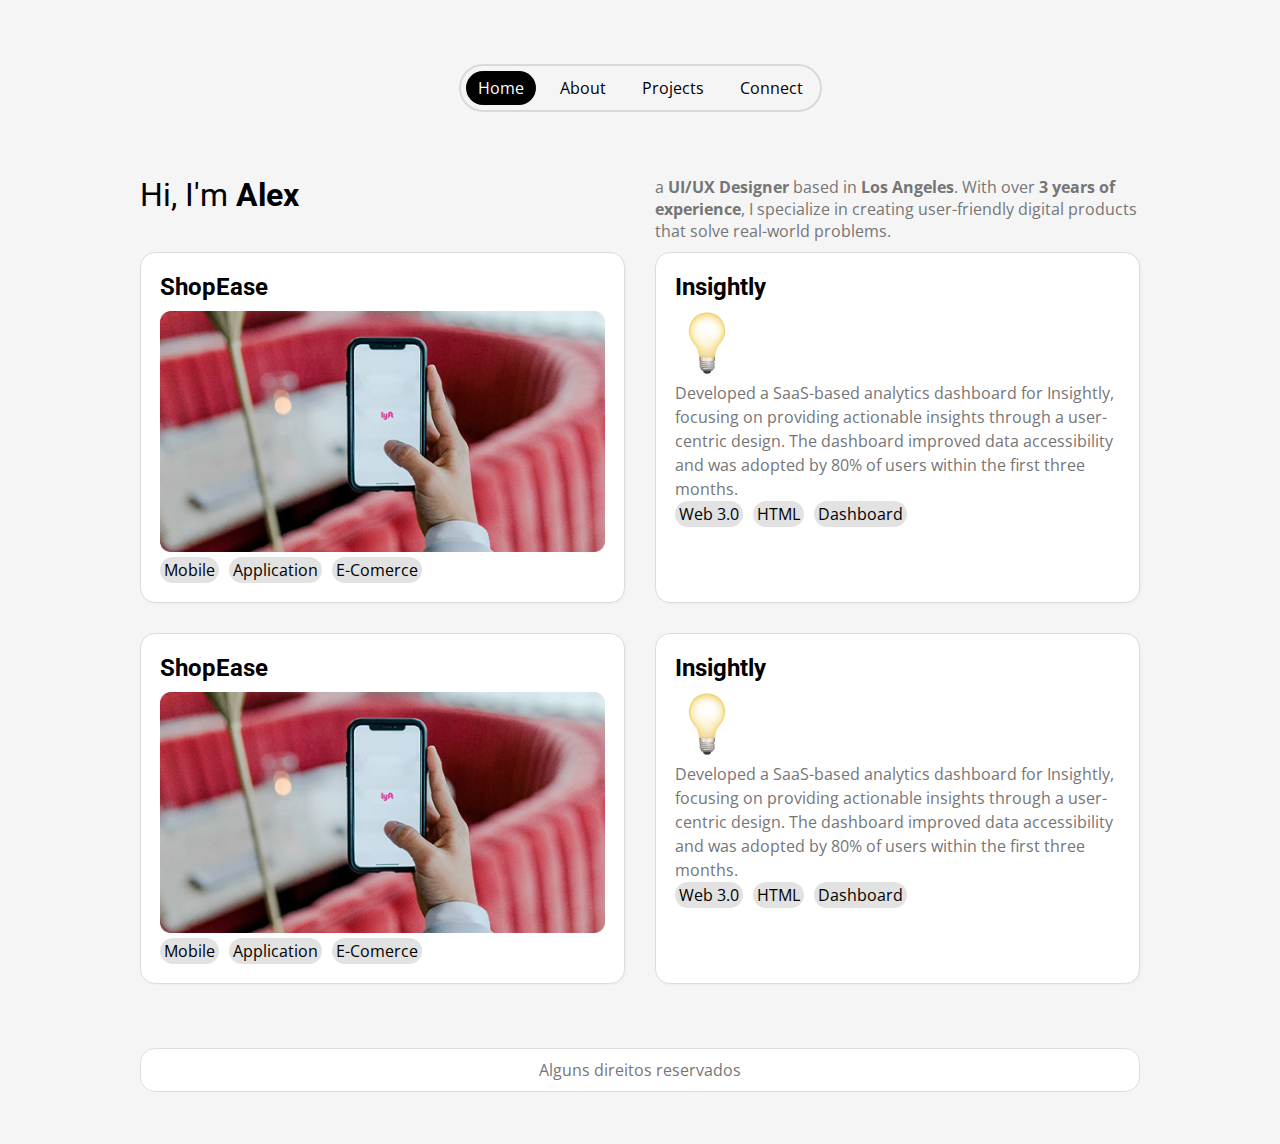
<file: index.html>
<!DOCTYPE html>
<html lang="pt-br">

<head>
    <meta charset="UTF-8">
    <meta name="viewport" content="width=device-width, initial-scale=1.0">
    <title>Atividade Mobilia</title>
    <link rel="stylesheet" href="css/reset.css">
    <link rel="stylesheet" href="css/style.css">
</head>

<body>
    <header>
        <nav>
            <ul>
                <li>
                    <a href="index.html" class="atual">Home</a>
                </li>
                <li>
                    <a href="about.html">About</a>
                </li>
                <li>
                    <a href="projects.html">Projects</a>
                </li>
                <li>
                    <a href="connect.html">Connect</a>
                </li>
            </ul>
        </nav>
    </header>
    <main>
        <section class="banner">

            <h1>Hi, I'm <span>Alex</span></h1><!--nao tem sentido dar um destaque no maior destaque de todos-->
            <p>a <strong>UI/UX Designer</strong> based in <strong>Los Angeles</strong>. With over <strong>3 years of
                    experience</strong>, I specialize in creating user-friendly digital products that solve real-world
                problems.</p>

        </section>
        <section class="post">
            <ul>
                <li>
                    <h2>ShopEase</h2>
                    <img src="imagens/Thumbnail.png" alt="">
                    <ul>
                        <li>
                            <a href="#">Mobile</a>
                        </li>
                        <li>
                            <a href="#">Application</a>
                        </li>
                        <li>
                            <a href="#">E-Comerce</a>
                        </li>
                    </ul>
                </li>
                <li>
                    <h2>Insightly</h2>

                    <img src="imagens/💡.png" alt="">
                    <p>
                        Developed a SaaS-based analytics dashboard for Insightly, focusing on providing actionable
                        insights through a user-centric design. The dashboard improved data accessibility and was
                        adopted by 80% of users within the first three months.
                    </p>

                    <ul>
                        <li>
                            <a href="#">Web 3.0</a>
                        </li>
                        <li>
                            <a href="#">HTML</a>
                        </li>
                        <li>
                            <a href="#">Dashboard</a>
                        </li>
                    </ul>
                </li>
                 <li>
                    <h2>ShopEase</h2>
                    <img src="imagens/Thumbnail.png" alt="">
                    <ul>
                        <li>
                            <a href="#">Mobile</a>
                        </li>
                        <li>
                            <a href="#">Application</a>
                        </li>
                        <li>
                            <a href="#">E-Comerce</a>
                        </li>
                    </ul>
                </li>
                <li>
                    <h2>Insightly</h2>

                    <img src="imagens/💡.png" alt="">
                    <p>
                        Developed a SaaS-based analytics dashboard for Insightly, focusing on providing actionable
                        insights through a user-centric design. The dashboard improved data accessibility and was
                        adopted by 80% of users within the first three months.
                    </p>

                    <ul>
                        <li>
                            <a href="#">Web 3.0</a>
                        </li>
                        <li>
                            <a href="#">HTML</a>
                        </li>
                        <li>
                            <a href="#">Dashboard</a>
                        </li>
                    </ul>
                </li>
            </ul>
        </section>
    </main>
    <footer>
<p>Alguns direitos reservados</p>
    </footer>
</body>

</html>
</file>
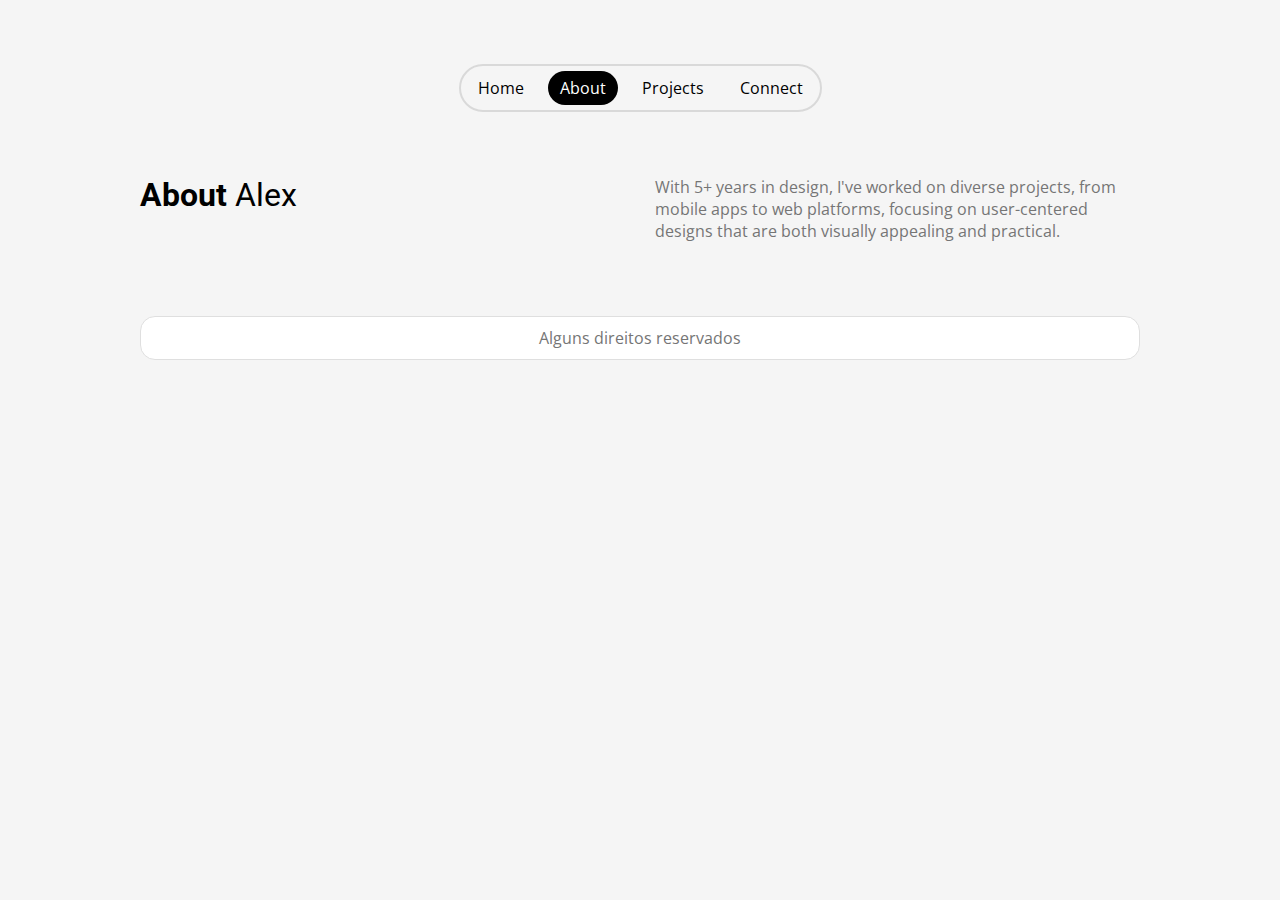
<file: about.html>
<!DOCTYPE html>
<html lang="pt-br">

<head>
    <meta charset="UTF-8">
    <meta name="viewport" content="width=device-width, initial-scale=1.0">
    <title>Ativbidade Mobilia</title>
    <link rel="stylesheet" href="css/reset.css">
    <link rel="stylesheet" href="css/style.css">
</head>

<body>
    <header>
        <nav>
            <ul>
                <li>
                    <a href="index.html">Home</a>
                </li>
                <li>
                    <a href="about.html" class="atual">About</a>
                </li>
                <li>
                    <a href="projects.html">Projects</a>
                </li>
                <li>
                    <a href="connect.html">Connect</a>
                </li>
            </ul>
        </nav>
    </header>
    <main>
        <section class="banner">

            <h1><span>About</span> Alex</h1><!--nao tem sentido dar um destaque no maior destaque de todos-->
            <p>With 5+ years in design, I've worked on diverse projects, from mobile apps to web platforms, focusing on user-centered designs that are both visually appealing and practical.</p>

        </section>
    </main>
    <footer>
<p>Alguns direitos reservados</p>
    </footer>
</body>

</html>
</file>
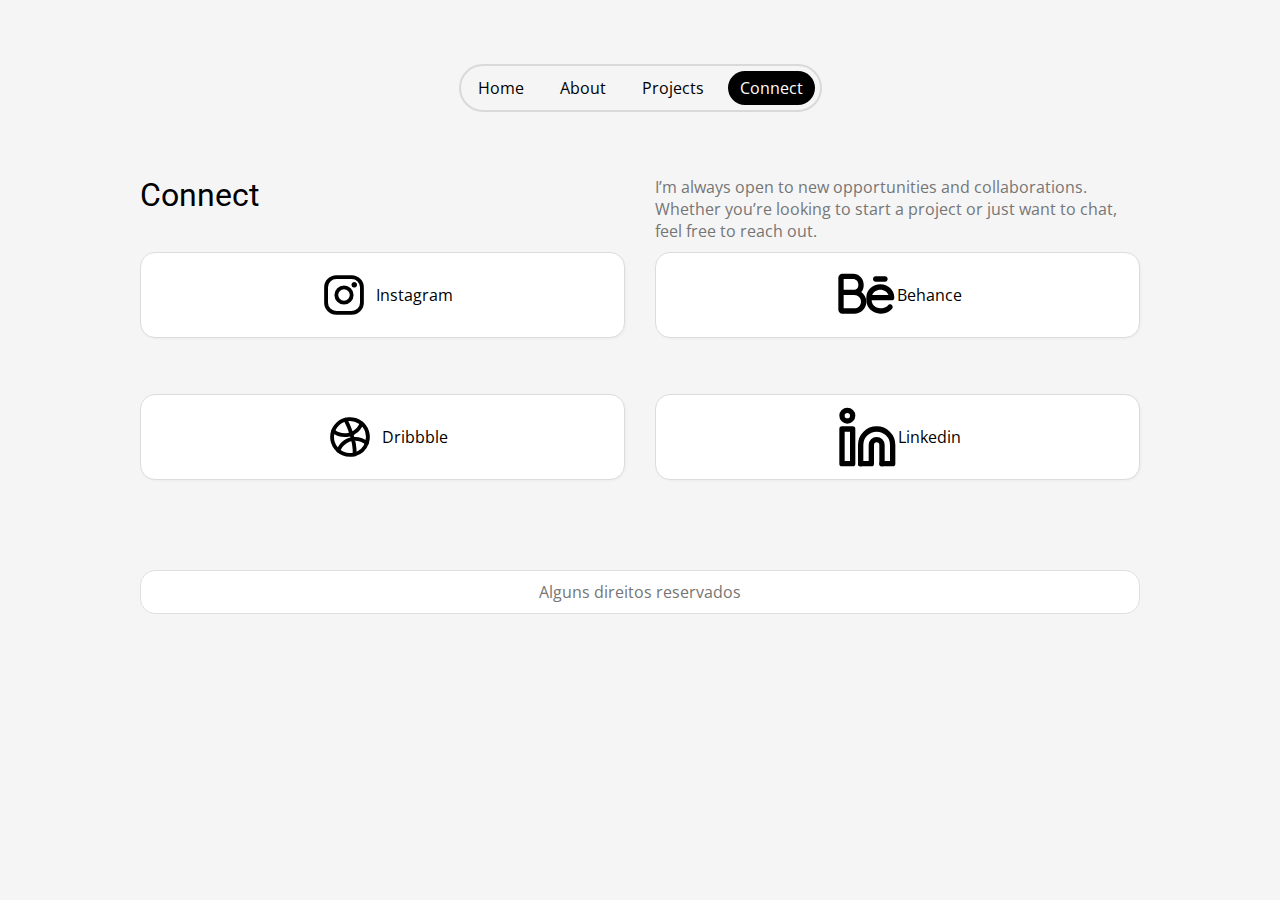
<file: connect.html>
<!DOCTYPE html>
<html lang="pt-br">

<head>
    <meta charset="UTF-8">
    <meta name="viewport" content="width=device-width, initial-scale=1.0">
    <title>Ativbidade Mobilia</title>
    <link rel="stylesheet" href="css/reset.css">
    <link rel="stylesheet" href="css/style.css">
</head>

<body>
    <header>
        <nav>
            <ul>
                <li>
                    <a href="index.html">Home</a>
                </li>
                <li>
                    <a href="about.html">About</a>
                </li>
                <li>
                    <a href="projects.html">Projects</a>
                </li>
                <li>
                    <a href="connect.html" class="atual">Connect</a>
                </li>
            </ul>
        </nav>
    </header>
    <main>
        <section class="banner">

            <h1>Connect</h1><!--nao tem sentido dar um destaque no maior destaque de todos-->
            <p>I’m always open to new opportunities and collaborations. Whether you’re looking to start a project or just want to chat, feel free to reach out.</p>

        </section>
        <section class="links">
            <ul>
                <li>
                    <a href=""> 
                        <svg viewBox="0 -0.5 25 25" fill="none" xmlns="http://www.w3.org/2000/svg"><g id="SVGRepo_bgCarrier" stroke-width="0"></g><g id="SVGRepo_tracerCarrier" stroke-linecap="round" stroke-linejoin="round"></g><g id="SVGRepo_iconCarrier"> <path fill-rule="evenodd" clip-rule="evenodd" d="M15.5 5H9.5C7.29086 5 5.5 6.79086 5.5 9V15C5.5 17.2091 7.29086 19 9.5 19H15.5C17.7091 19 19.5 17.2091 19.5 15V9C19.5 6.79086 17.7091 5 15.5 5Z" stroke="#000000" stroke-width="1.5" stroke-linecap="round" stroke-linejoin="round"></path> <path fill-rule="evenodd" clip-rule="evenodd" d="M12.5 15C10.8431 15 9.5 13.6569 9.5 12C9.5 10.3431 10.8431 9 12.5 9C14.1569 9 15.5 10.3431 15.5 12C15.5 12.7956 15.1839 13.5587 14.6213 14.1213C14.0587 14.6839 13.2956 15 12.5 15Z" stroke="#000000" stroke-width="1.5" stroke-linecap="round" stroke-linejoin="round"></path> <rect x="15.5" y="9" width="2" height="2" rx="1" transform="rotate(-90 15.5 9)" fill="#000000"></rect> <rect x="16" y="8.5" width="1" height="1" rx="0.5" transform="rotate(-90 16 8.5)" stroke="#000000" stroke-linecap="round"></rect> </g></svg>
                        Instagram</a>
                </li>
                <li>
                   <a href="">
                    <svg viewBox="0 0 24 24" fill="none" xmlns="http://www.w3.org/2000/svg"><g id="SVGRepo_bgCarrier" stroke-width="0"></g><g id="SVGRepo_tracerCarrier" stroke-linecap="round" stroke-linejoin="round"></g><g id="SVGRepo_iconCarrier"> <path fill-rule="evenodd" clip-rule="evenodd" d="M11.5 8.5C11.5 9.39629 11.1631 10.2139 10.609 10.8331C11.7536 11.6489 12.5 12.9873 12.5 14.5C12.5 16.9853 10.4853 19 8 19H3.5C2.67157 19 2 18.3284 2 17.5V5.5C2 4.67157 2.67157 4 3.5 4H7.5C9.70914 4 11.5 5.79086 11.5 8V8.5ZM4 10V6H7.5C8.60457 6 9.5 6.89543 9.5 8V8.5C9.5 9.32843 8.82843 10 8 10H4ZM4 12H8C9.38071 12 10.5 13.1193 10.5 14.5C10.5 15.8807 9.38071 17 8 17H4V12Z" fill="#000000"></path> <path d="M15 6C15 5.44772 15.4477 5 16 5H19.5C20.0523 5 20.5 5.44772 20.5 6C20.5 6.55228 20.0523 7 19.5 7H16C15.4477 7 15 6.55228 15 6Z" fill="#000000"></path> <path fill-rule="evenodd" clip-rule="evenodd" d="M17.75 8C14.9085 8 12.5 10.1823 12.5 13V14C12.5 16.8177 14.9085 19 17.75 19C19.2651 19 20.3622 18.5636 21.0967 18.0909C21.5388 17.8064 21.8859 17.4599 22.2201 17.0618C22.5304 16.6049 22.4115 15.983 21.9546 15.6727C21.5022 15.3655 20.8879 15.4791 20.5747 15.925C20.4225 16.1191 20.2201 16.2767 20.0143 16.4091C19.5835 16.6864 18.8592 17 17.75 17C15.8971 17 14.5 15.6006 14.5 14H22C22.5523 14 23 13.5523 23 13C23 10.1823 20.5915 8 17.75 8ZM20.8128 12C20.3731 10.8586 19.2014 10 17.75 10C16.2986 10 15.1269 10.8586 14.6872 12H20.8128Z" fill="#000000"></path> </g></svg>
                   Behance</a>
                    
                </li>
                <li>
                    <a href="">
                        <svg viewBox="0 -0.5 25 25" fill="none" xmlns="http://www.w3.org/2000/svg"><g id="SVGRepo_bgCarrier" stroke-width="0"></g><g id="SVGRepo_tracerCarrier" stroke-linecap="round" stroke-linejoin="round"></g><g id="SVGRepo_iconCarrier"> <path fill-rule="evenodd" clip-rule="evenodd" d="M14.3115 18.7617C11.1979 19.5957 7.91731 18.1957 6.36521 15.3707C4.81312 12.5457 5.39079 9.02595 7.76447 6.84524C10.1381 4.66452 13.6941 4.38662 16.3777 6.1721C19.0614 7.95759 20.1788 11.3448 19.0845 14.3767C18.3079 16.532 16.5248 18.1702 14.3115 18.7617Z" stroke="#000000" stroke-width="1.5" stroke-linecap="round" stroke-linejoin="round"></path> <path d="M13.5628 18.7166C13.5379 19.13 13.8529 19.4854 14.2664 19.5103C14.6799 19.5352 15.0352 19.2202 15.0601 18.8067L13.5628 18.7166ZM11.3443 4.87474C11.1433 4.51255 10.6867 4.38187 10.3246 4.58285C9.96237 4.78383 9.83169 5.24037 10.0327 5.60256L11.3443 4.87474ZM17.7201 6.90386C17.8605 6.51417 17.6584 6.08445 17.2687 5.94405C16.879 5.80365 16.4493 6.00574 16.3089 6.39543L17.7201 6.90386ZM12.2415 11.0346L12.0478 10.3101L12.0469 10.3103L12.2415 11.0346ZM6.39942 9.05069C6.08299 8.7834 5.60979 8.82325 5.3425 9.13969C5.07522 9.45613 5.11507 9.92933 5.43151 10.1966L6.39942 9.05069ZM7.28096 17.0962C7.14042 17.4858 7.34235 17.9156 7.73199 18.0562C8.12164 18.1967 8.55143 17.9948 8.69198 17.6051L7.28096 17.0962ZM12.7596 12.9642L12.5655 12.2398L12.7596 12.9642ZM18.6027 14.9498C18.9192 15.2169 19.3924 15.1769 19.6596 14.8604C19.9268 14.5439 19.8868 14.0707 19.5702 13.8035L18.6027 14.9498ZM15.0601 18.8067C15.22 16.1513 14.6192 13.2715 13.8291 10.7811C13.0367 8.2837 12.035 6.11958 11.3443 4.87474L10.0327 5.60256C10.6759 6.76171 11.6377 8.8341 12.3993 11.2347C13.1632 13.6423 13.707 16.322 13.5628 18.7166L15.0601 18.8067ZM16.3089 6.39543C15.6156 8.31958 14.0237 9.78207 12.0478 10.3101L12.4351 11.7592C14.8858 11.1043 16.8602 9.29041 17.7201 6.90386L16.3089 6.39543ZM12.0469 10.3103C10.0717 10.841 7.96186 10.3704 6.39942 9.05069L5.43151 10.1966C7.36941 11.8335 9.98626 12.4172 12.4361 11.759L12.0469 10.3103ZM8.69198 17.6051C9.38604 15.6809 10.9778 14.2181 12.9537 13.6887L12.5655 12.2398C10.1154 12.8962 8.14159 14.7101 7.28096 17.0962L8.69198 17.6051ZM12.9537 13.6887C14.9296 13.1593 17.0395 13.6303 18.6027 14.9498L19.5702 13.8035C17.6319 12.1674 15.0156 11.5833 12.5655 12.2398L12.9537 13.6887Z" fill="#000000"></path> </g></svg>
                    Dribbble</a>
                </li>
                <li>
                   <a href=""><svg viewBox="0 0 24 24" fill="none" xmlns="http://www.w3.org/2000/svg"><g id="SVGRepo_bgCarrier" stroke-width="0"></g><g id="SVGRepo_tracerCarrier" stroke-linecap="round" stroke-linejoin="round"></g><g id="SVGRepo_iconCarrier"> <path d="M18 22V15C18 13.8954 17.1046 13 16 13C14.8954 13 14 13.8954 14 15V22H10" stroke="#000" stroke-width="2" stroke-linecap="round" stroke-linejoin="round"></path> <path d="M10 22V15C10 11.6863 12.6863 9 16 9C19.3137 9 22 11.6863 22 15V22H18" stroke="#000" stroke-width="2" stroke-linecap="round" stroke-linejoin="round"></path> <rect x="3" y="9" width="4" height="13" stroke="#000" stroke-width="2" stroke-linecap="round" stroke-linejoin="round"></rect> <circle cx="5" cy="4" r="2" stroke="#000" stroke-width="2" stroke-linecap="round" stroke-linejoin="round"></circle> </g></svg>
                Linkedin</a>
                </li>
            </ul>
        </section>
    </main>
    <footer>
<p>Alguns direitos reservados</p>
    </footer>
</body>

</html>
</file>
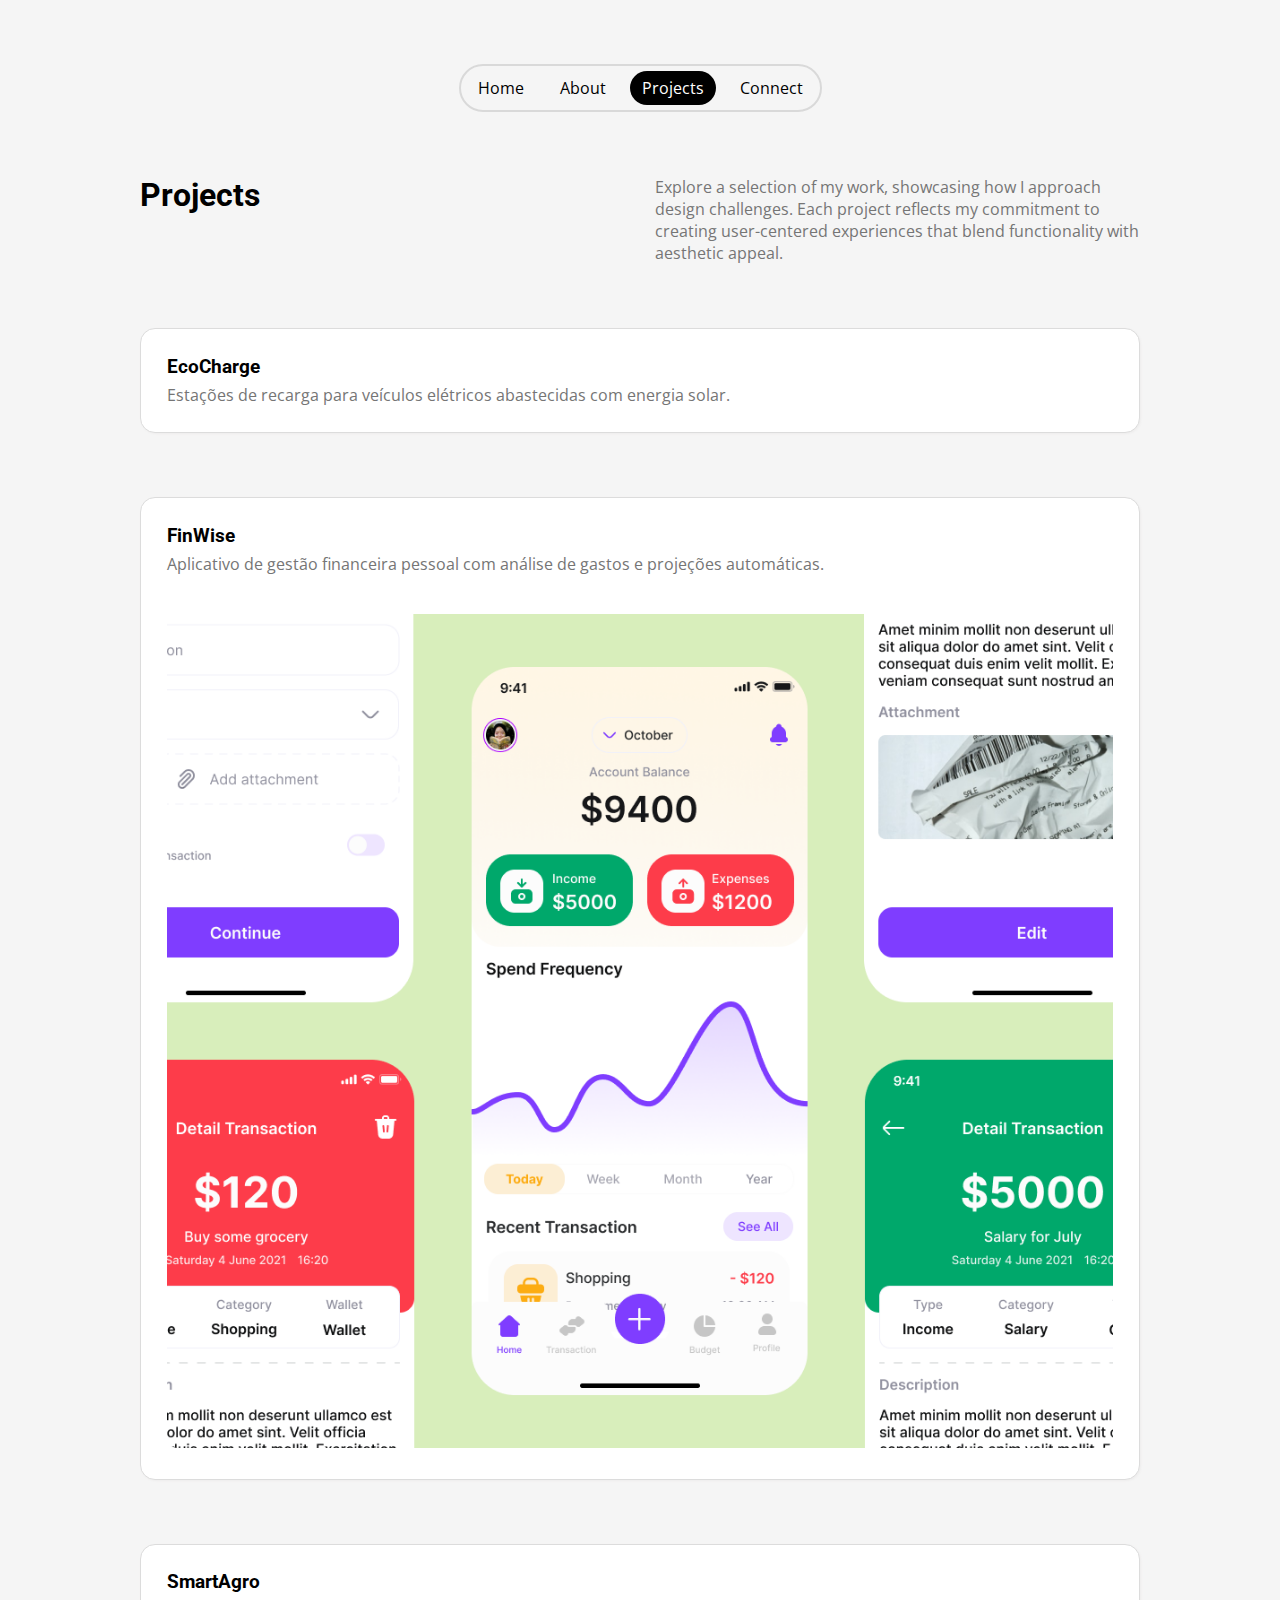
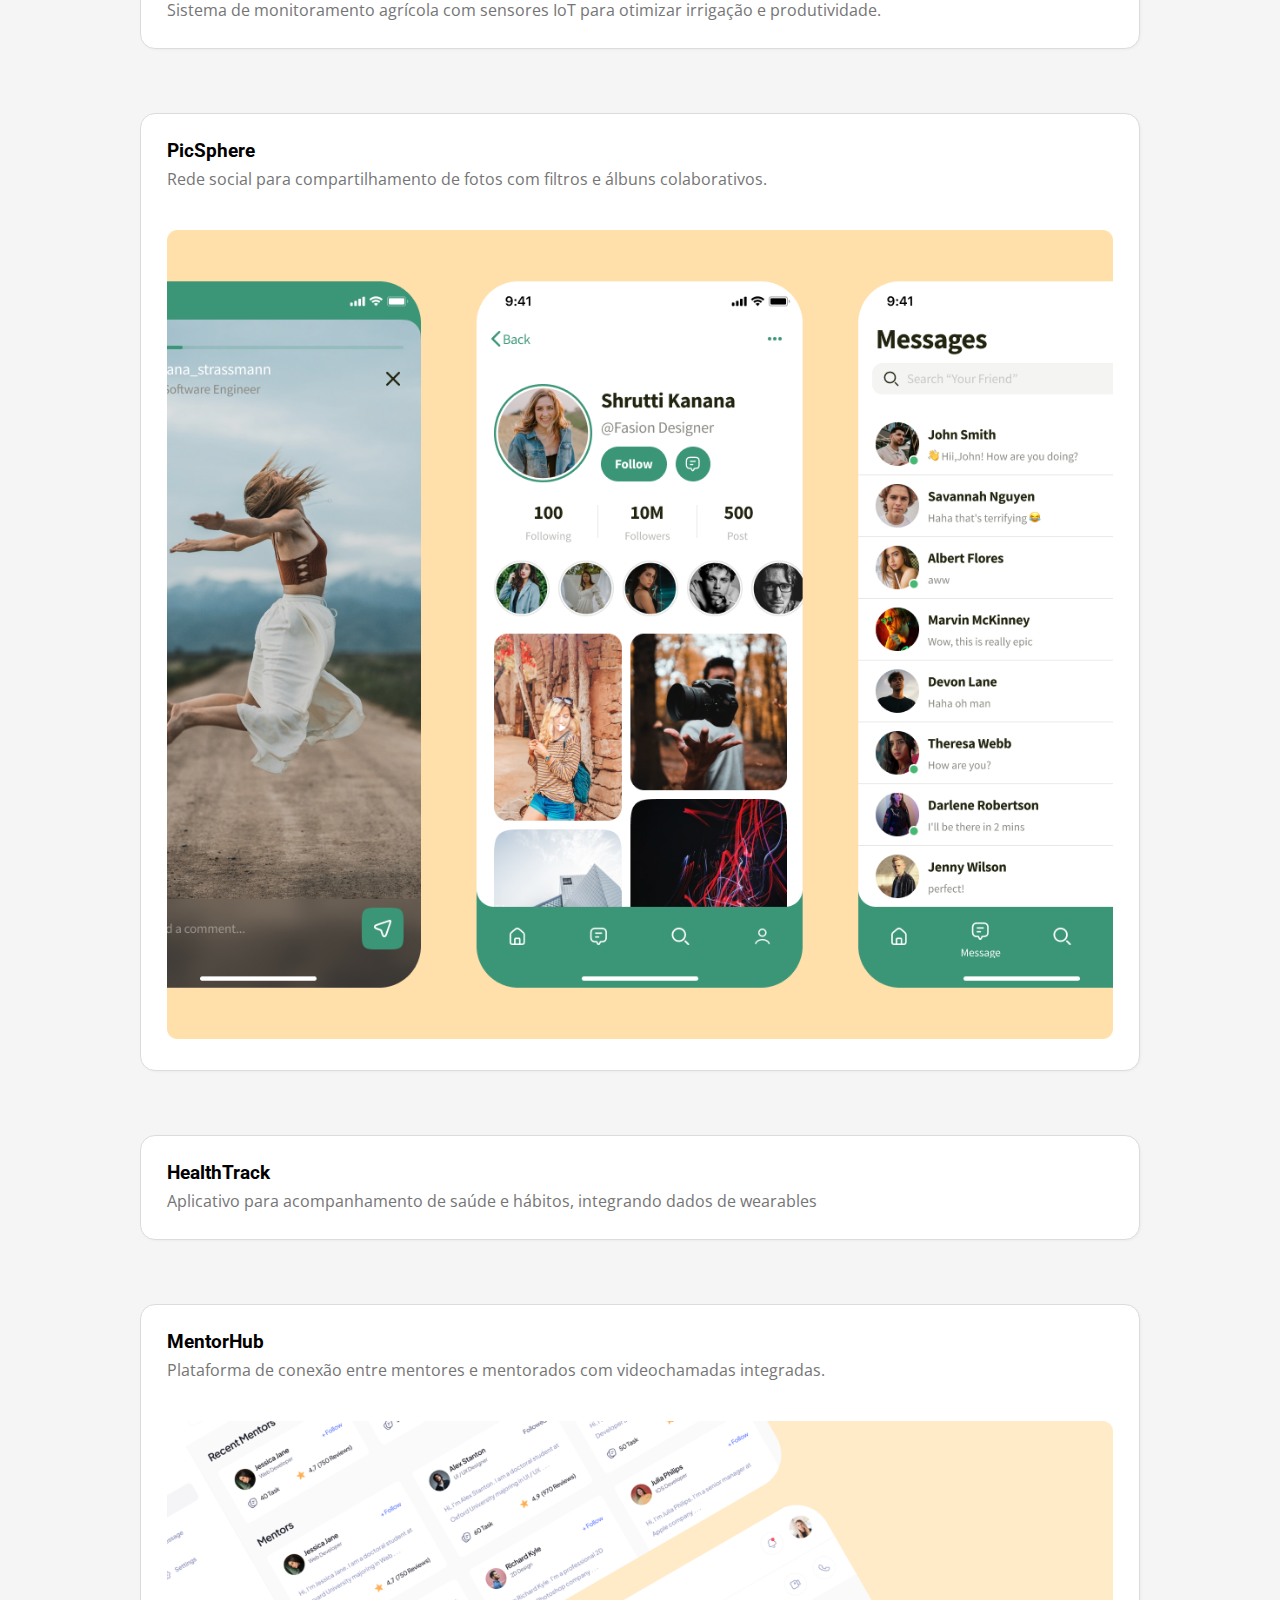
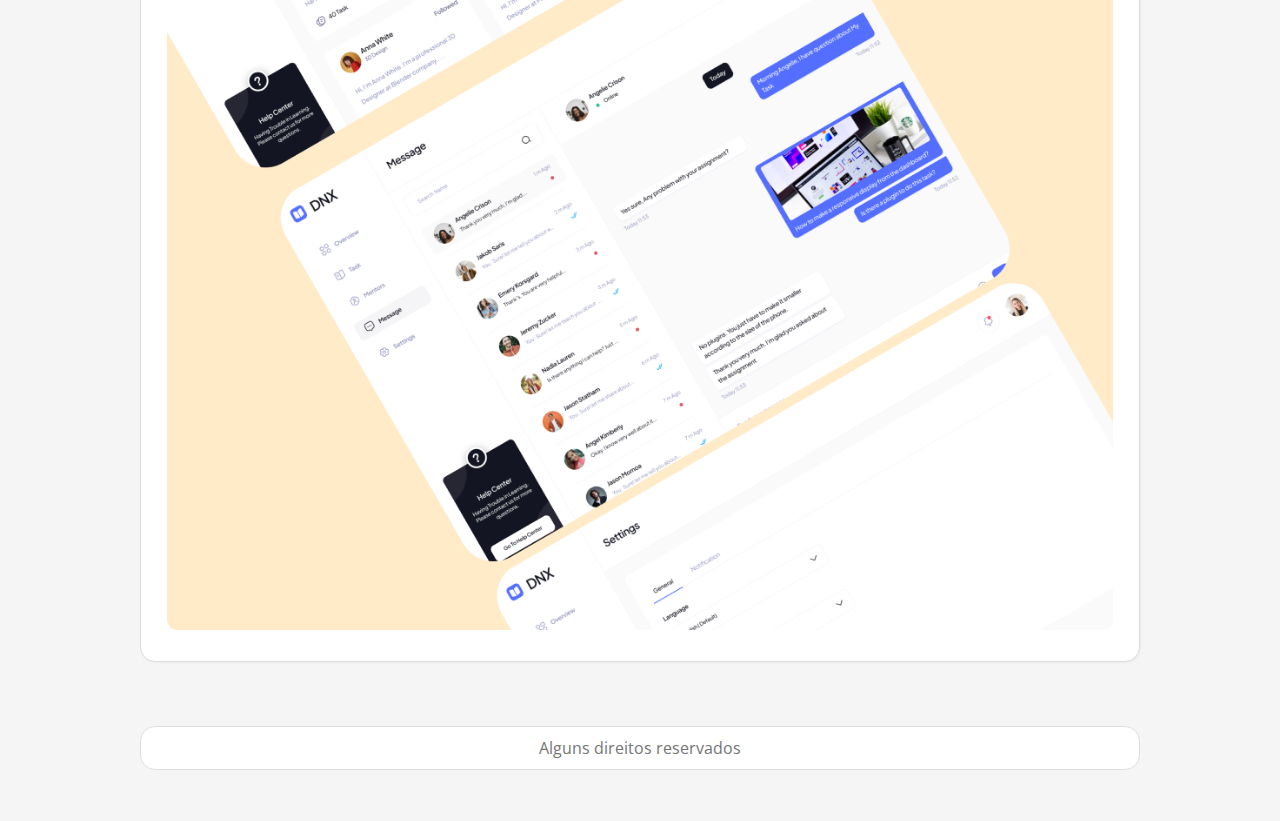
<file: projects.html>
<!DOCTYPE html>
<html lang="pt-br">

<head>
    <meta charset="UTF-8">
    <meta name="viewport" content="width=device-width, initial-scale=1.0">
    <title>Ativbidade Mobilia</title>
    <link rel="stylesheet" href="css/reset.css">
    <link rel="stylesheet" href="css/style.css">
</head>

<body>
    <header>
        <nav>
            <ul>
                <li>
                    <a href="index.html">Home</a>
                </li>
                <li>
                    <a href="about.html">About</a>
                </li>
                <li>
                    <a href="projects.html" class="atual">Projects</a>
                </li>
                <li>
                    <a href="connect.html">Connect</a>
                </li>
            </ul>
        </nav>
    </header>
    <main>
        <section class="banner">

            <h1><span>Projects</span></h1><!--nao tem sentido dar um destaque no maior destaque de todos-->
            <p>Explore a selection of my work, showcasing how I approach design challenges. Each project reflects my commitment to creating user-centered experiences that blend functionality with aesthetic appeal.</p>

        </section>
        <section class="work">
            <ul>
                <li>
                    <h2>EcoCharge</h2>
                    <p> Estações de recarga para veículos elétricos abastecidas com energia solar.</p>
                </li>
                <li>
                    <h2>FinWise</h2>
                    <p>
                    Aplicativo de gestão financeira pessoal com análise de gastos e projeções automáticas.</p>
                    <img src="imagens/dados.png" alt="Dados">

                </li>
                 <li>
                    <h2>SmartAgro</h2>
                    <p>Sistema de monitoramento agrícola com sensores IoT para otimizar irrigação e produtividade.</p>
                </li>
                <li>
                    <h2>PicSphere</h2>

                    <p>
                        Rede social para compartilhamento de fotos com filtros e álbuns colaborativos.
                    </p>
                    <img src="imagens/Product Showcase.png" alt="Rede social">
                </li>
                <li>
                    <h2>HealthTrack</h2>

                    <p>
                        Aplicativo para acompanhamento de saúde e hábitos, integrando dados de wearables
                    </p>
                </li>
                <li>
                    <h2>MentorHub</h2>

                    <p>
                        Plataforma de conexão entre mentores e mentorados com videochamadas integradas.                    </p>
                        <img src="imagens/siteDeLado.png" alt="">
                </li>
            </ul>
        </section>
    </main>
    <footer>
<p>Alguns direitos reservados</p>
    </footer>
</body>

</html>
</file>
<file: css/style.css>
@import url('https://fonts.googleapis.com/css2?family=Open+Sans:ital,wght@0,300..800;1,300..800&family=Roboto:ital,wght@0,100..900;1,100..900&display=swap');
:root {

  --main-bg-color: brown;
  font-size: clamp(0.9375rem, calc(0.9119rem + 0.1136vw), 1rem);
  font-family: "Open Sans", sans-serif;;
}
body {
  background: #f5f5f5;
}
main {
  padding: 0 5vw;
}
a{
    text-decoration: none; /* remove o sublinhado dos links */
    color: black; /* altera a cor de todos os links das páginas */
}
h1, h2, h3, h4, h5, h6{
  font-family: "Roboto", sans-serif;
}
/*Header*/

header nav ul{
  display: flex;
  gap: 12px;
  width: fit-content;/*fica da largura dos itens da lista*/
  margin: 5vw auto 5vw auto;
  border: 2px solid #d9d9d9;/*solid = linha inteiriça*/
  border-radius:50px;
  padding: 5px;
}
header nav ul li a{
  padding: 6px 12px 6px 12px;
  border-radius: 50px;
  display: block;/*almenta o tamanho geral, agora o link é um bloco de conteúdo*/
}
header nav ul li a:hover/*passando o mouse por cima ele muda de cor*/, header nav ul li a.atual{
  background: black;
color: white;
}

/*Banner*/

main section.banner h1{
font-size: 2rem;
margin: 0 0 3vw 0;
}
main section.banner h1 span{
  font-weight: bolder;/*tem que ver se a fonte dá suporte p/ fazer isso (níveis de bold)*/
}
main section.banner p{
  color: #757575;
}

/*Posts*/

section.post > ul > li/*só p ver as principais, as maiores li's*/{
  background: white;
  border: 1px solid #dcdcdc;
  box-shadow: 1px 1px 2px #eeeded;
  border-radius: 15px;
  padding: 5vw;
  margin: 0 0 6vw 0;
}
section.post ul li h2{
  font-size: 1.5rem;
  font-weight: bold;
  margin: 0 0 10px 0;
}
section.post ul li p{
  line-height: 1.5rem;
  color: #757575;
}
section.post ul li ul{
  display: flex;
  gap: 10px;
}
section.post ul li ul li{
  background: #e2e2e2;
  padding: 2px 4px;
  border-radius: 25px;
}

/*Footer*/

footer p{
  color: #757575;
  background: white;
  border: 1px solid #dfdfdf;
  padding: 10px;
  margin: 5px 5vw 10px 5vw;
  text-align: center;
  border-radius: 15px;
}
 main section.links ul li svg{
 width: 5vw;
  }

  /* About */

/* Projects */

main section.work{
  max-width: 1000px;
  margin: 0 auto 0 auto;
}

section.work ul li/*só p ver as principais, as maiores li's*/{
  background: white;
  border: 1px solid #dcdcdc;
  box-shadow: 1px 1px 2px #eeeded;
  border-radius: 15px;
  padding: 2vw;
  margin: 5vw 0 5vw 0;
}
section.work ul{
  margin: 4vw 0 4vw 0;
}
section.work ul li p{
  line-height: 1.5rem;
  color: #757575;
}
section.work ul li h2{
  font-size: 1.2rem;
  font-weight: bold;
  margin: 0 0 5px 0;
}
section.work ul li img{
  padding: 3vw 0 0 0;
}

/* Conect */

main section.links{
  max-width: 1000px;
  margin: 0 auto 0 auto;
}
section.links ul{
  margin: 5vw 0 5vw 0;
}
main section.links ul li a{
  display: flex;
  font-size: 1rem;
  margin: 10px;
  align-items: center;
  justify-content: center;
}
main section.links ul li{
  color: #757575;
  background: white;
  border: 1px solid #dcdcdc;
  text-align: center;
}
section.links ul li/*só p ver as principais, as maiores li's*/{
  background: white;
  border: 1px solid #dcdcdc;
  box-shadow: 1px 1px 2px #eeeded;
  border-radius: 15px;

  margin: 0 0 2vw 0;
}

main section.links ul li svg{
  width: 10vw;
}

/* Medium devices (landscape tablets, 768px and up) */
@media only screen and (min-width: 768px) {
  main section.banner, main section.post ul, main section.links ul{
    display: grid;
    grid-template-columns: 1fr 1fr;/*divide em frações*/
    max-width: 1000px;
    margin: 0 auto 0 auto;/*pro elemento nn se estender infinitamente*/
    gap: 30px;
  }
  main section.post > ul > li{
    padding: 1.5vw;
    margin: 0;
  }
  main{
    padding: 0;
    margin: 5vw 0 5vw 0;
  }
  footer p{
    max-width: 1000px;
    margin: 3vw auto 4vw auto;
  }
  main section.links ul li svg{
 width: 5vw;
  }
}
</file>
